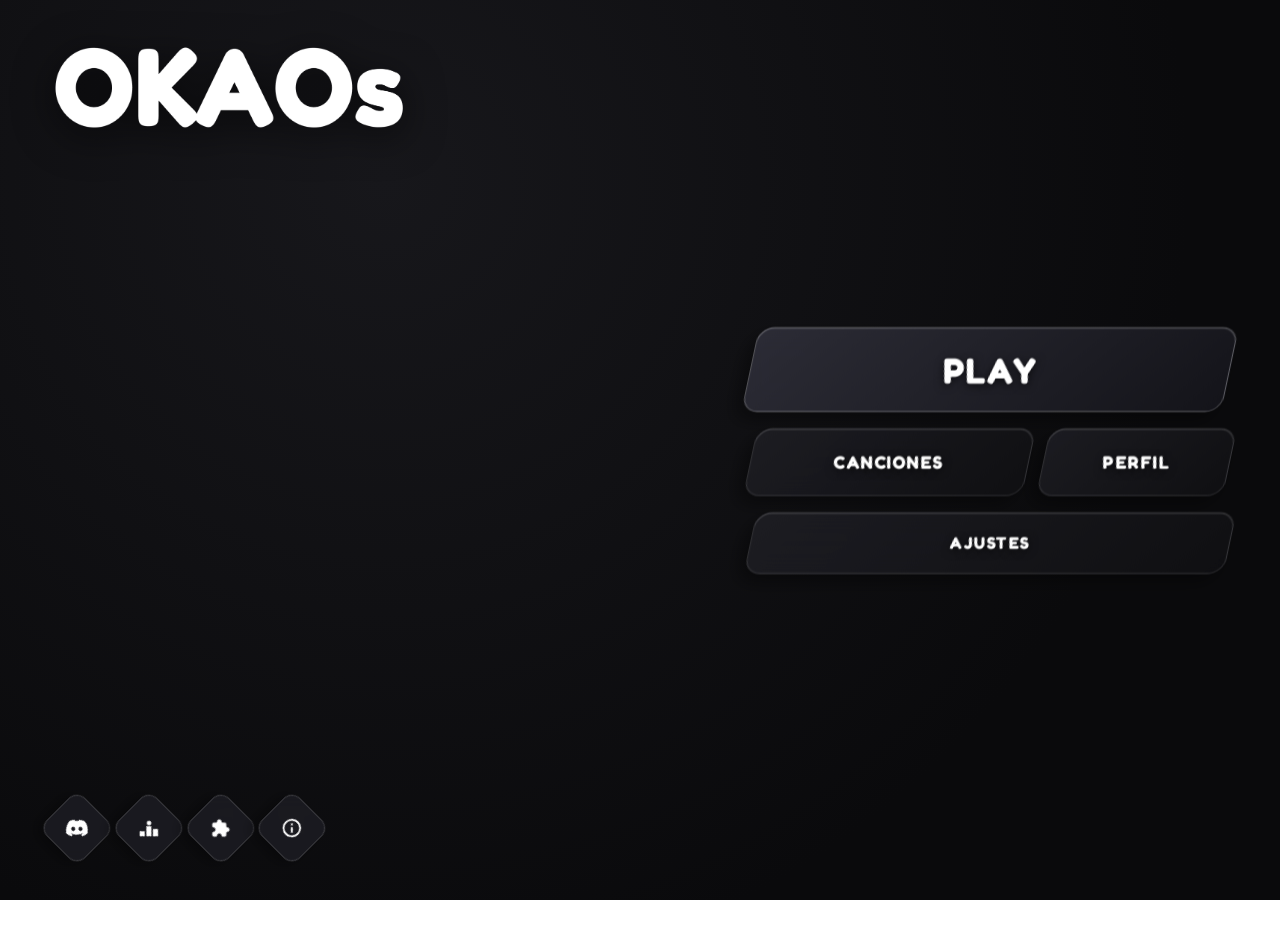
<file: index.html>
<!DOCTYPE html>
<html lang="es">
<head>
    <meta charset="UTF-8">
    <meta name="viewport" content="width=device-width, initial-scale=1.0">
    <title>OKAOs</title>
    <link href="https://fonts.googleapis.com/css2?family=Fredoka:wght@400;500;700&display=swap" rel="stylesheet">
    <link class="mcpixel-logo-ref" rel="icon" type="image/jpg" href="img/logo.jpg">
    <link rel="stylesheet" href="css/index.css">
</head>
<body oncontextmenu="return false;">

    <div class="bg-shade"></div>

    <main class="layout">
        <section class="left-section">
            <div class="logo-container">
                <img src="img/logo.png" alt="Logo OKAOs">
            </div>
            <div class="rhombus-menu">
                <a href="https://discord.gg/VKChP6qKTc" target="_blank" class="rhombus-btn rhythmic-btn" title="Discord">
                    <svg viewBox="0 0 127.14 96.36">
                        <path d="M107.7,8.07A105.15,105.15,0,0,0,77.26,0a77.19,77.19,0,0,0-3.3,6.83A96.67,96.67,0,0,0,53.22,6.83,77.19,77.19,0,0,0,49.88,0,105.15,105.15,0,0,0,19.44,8.07C3.66,31.58-1.86,54.65,1,77.53A105.73,105.73,0,0,0,32,96.36a77.7,77.7,0,0,0,6.63-10.85,68.43,68.43,0,0,1-10.4-5c.9-.66,1.76-1.37,2.59-2.11a75.11,75.11,0,0,0,65.68,0c.84.74,1.69,1.45,2.59,2.11a68.17,68.17,0,0,1-10.4,5,76.5,76.5,0,0,0,6.63,10.85,105.73,105.73,0,0,0,31.05-18.83C129.9,50.12,123.63,27.35,107.7,8.07ZM42.45,65.69C36.18,65.69,31,60,31,53S36.18,40.36,42.45,40.36,53.83,46,53.83,53,48.72,65.69,42.45,65.69Zm42.24,0C78.41,65.69,73.24,60,73.24,53S78.41,40.36,84.69,40.36,96.07,46,96.07,53,91,65.69,84.69,65.69Z"/>
                    </svg>
                </a>
                <div class="rhombus-btn rhythmic-btn" id="statsBtn">
                    <svg viewBox="0 0 24 24">
                        <path d="M7.5 21H2V15.5H7.5V21ZM14.75 21H9.25V10H14.75V21ZM22 21H16.5V13H22V21ZM14.75 6.5C14.75 7.88 13.63 9 12.25 9C10.87 9 9.75 7.88 9.75 6.5C9.75 5.12 10.87 4 12.25 4C13.63 4 14.75 5.12 14.75 6.5Z"/>
                    </svg>
                </div>
                <div class="rhombus-btn rhythmic-btn" id="modsBtn">
                    <img src="img/icons/ic1.png" alt="Icon">
                </div>
                <div class="rhombus-btn rhythmic-btn" id="versionBtn">
                    <svg viewBox="0 0 24 24">
                        <path d="M11,9H13V7H11M12,20C7.59,20 4,16.41 4,12C4,7.59 7.59,4 12,4C16.41,4 20,7.59 20,12C20,16.41 16.41,20 12,20M12,2A10,10 0 0,0 2,12A10,10 0 0,0 12,22A10,10 0 0,0 22,12A10,10 0 0,0 12,2M11,17H13V11H11V17Z" />
                    </svg>
                </div>
                <div class="rhombus-btn rhythmic-btn" id="controlsBtn">
                    <svg viewBox="0 0 24 24">
                        <path d="M21,6H3A2,2 0 0,0 1,8V16A2,2 0 0,0 3,18H21A2,2 0 0,0 23,16V8A2,2 0 0,0 21,6M6,15H5V13H3V11H5V9H6V11H8V13H6V15M15.5,14A1.5,1.5 0 1,1 17,12.5A1.5,1.5 0 0,1 15.5,14M19.5,11A1.5,1.5 0 1,1 21,9.5A1.5,1.5 0 0,1 19.5,11Z" />
                    </svg>
                </div>
            </div>
        </section>

        <section class="right-section">
            <div class="menu-container">
                <a href="sc/play.html" class="btn btn-play" id="btnPlay">
                    <span>PLAY</span>
                </a>
                
                <div class="menu-row">
                    <a href="sc/music.html" class="btn btn-canciones" id="btnCanciones">
                        <span>CANCIONES</span>
                    </a>
                    <a href="sc/profile.html" class="btn btn-perfil" id="btnPerfil">
                        <span>PERFIL</span>
                    </a>
                </div>
                
                <a href="sc/settings.html" class="btn btn-ajustes" id="btnAjustes">
                    <span>AJUSTES</span>
                </a>
            </div>
        </section>
    </main>

    <div class="modal-overlay" id="controlsModal">
        <div class="modal-card">
            <div class="modal-close" id="closeModal">✕</div>
            <h2 class="modal-title">Controles</h2>
            <div class="modal-desc">
                Presiona las teclas correspondientes en tu teclado para probar que funcionen correctamente. Verás un destello verde alrededor del cuadro de la tecla activa.<br><br>
                Si quieres cambiar las teclas puedes ir a <b><a href="sc/settings.html">Settings</a></b>
            </div>
            <div class="keys-container">
                <div class="key-box" data-key="d">D</div>
                <div class="key-box" data-key="f">F</div>
                <div class="key-box" data-key="j">J</div>
                <div class="key-box" data-key="k">K</div>
            </div>
            <div class="gif-container">
                <img src="img/icons/ic2.gif" alt="Decoration">
            </div>
        </div>
    </div>

    <div class="modal-overlay" id="versionModal">
        <div class="modal-card modal-card-large">
            
            <div class="version-banner">
                <img src="img/forgegames.png" alt="Forge Games">
            </div>

            <div class="info-group">
                <h3>Desarrolladores</h3>
                <div class="devs-row">
                    <img src="img/c/dinzadv.png" alt="DinzaDV" class="dev-avatar">
                    <span class="dot-separator">•</span>
                    <img src="img/c/foxy_tp.png" alt="Foxy" class="dev-avatar">
                </div>
            </div>

            <div class="info-group">
                <h3>Diseñadores</h3>
                <p class="simple-text">No definido</p>
            </div>

            <div class="info-group">
                <h3>Sonidos</h3>
                <ul class="links-list">
                    <li><a href="https://create.roblox.com/store/asset/7107162229/Button-pressed" target="_blank">Button Pressed (Roblox)</a></li>
                    <li><a href="https://pixabay.com/es/sound-effects/musical-tr707-crash-cymbal-241376/" target="_blank">TR707 Crash Cymbal (Pixabay)</a></li>
                </ul>
            </div>

            <div class="info-group">
                <h3>Música</h3>
                <ul class="links-list">
                    <li><a href="https://rustedstudio.itch.io/free-music-lofi-tracks" target="_blank">Free Music Lofi Tracks (Rusted Studio)</a></li>
                </ul>
            </div>

            <div class="legal-section">
                <div class="game-data">
                    <p><strong>Versión:</strong> 1.0</p>
                    <p><strong>Motor:</strong> HTML5 / Canvas / Web Engine</p>
                    <p><strong>Plataforma:</strong> Multiplataforma (PC & Mobile)</p>
                </div>

                <div class="legal-links">
                    <a href="#">Términos y Condiciones <span class="arrow">→</span></a>
                    <a href="#">Políticas de Privacidad <span class="arrow">→</span></a>
                    <a href="#">Política de Cookies <span class="arrow">→</span></a>
                    <a href="#">Avisos Legales <span class="arrow">→</span></a>
                </div>
            </div>

            <button class="btn-ok" id="closeVersionBtn">Ok</button>
        </div>
    </div>

    <div class="toast-notification" id="modsToast">
        <div class="toast-content">
            <svg class="bell-icon" viewBox="0 0 24 24">
                <path d="M12,2A2,2 0 0,0 10,4A2,2 0 0,0 10,4.29C7.12,5.14 5,7.82 5,11V17L3,19V20H21V19L19,17V11C19,7.82 16.88,5.14 14,4.29A2,2 0 0,0 14,4A2,2 0 0,0 12,22A2,2 0 0,0 14,20H10A2,2 0 0,0 12,22Z"/>
            </svg>
            <span class="toast-text">Los Mods No están disponibles</span>
        </div>
    </div>

    <script src="js/index.js" defer></script>

</body>
</html>
</file>
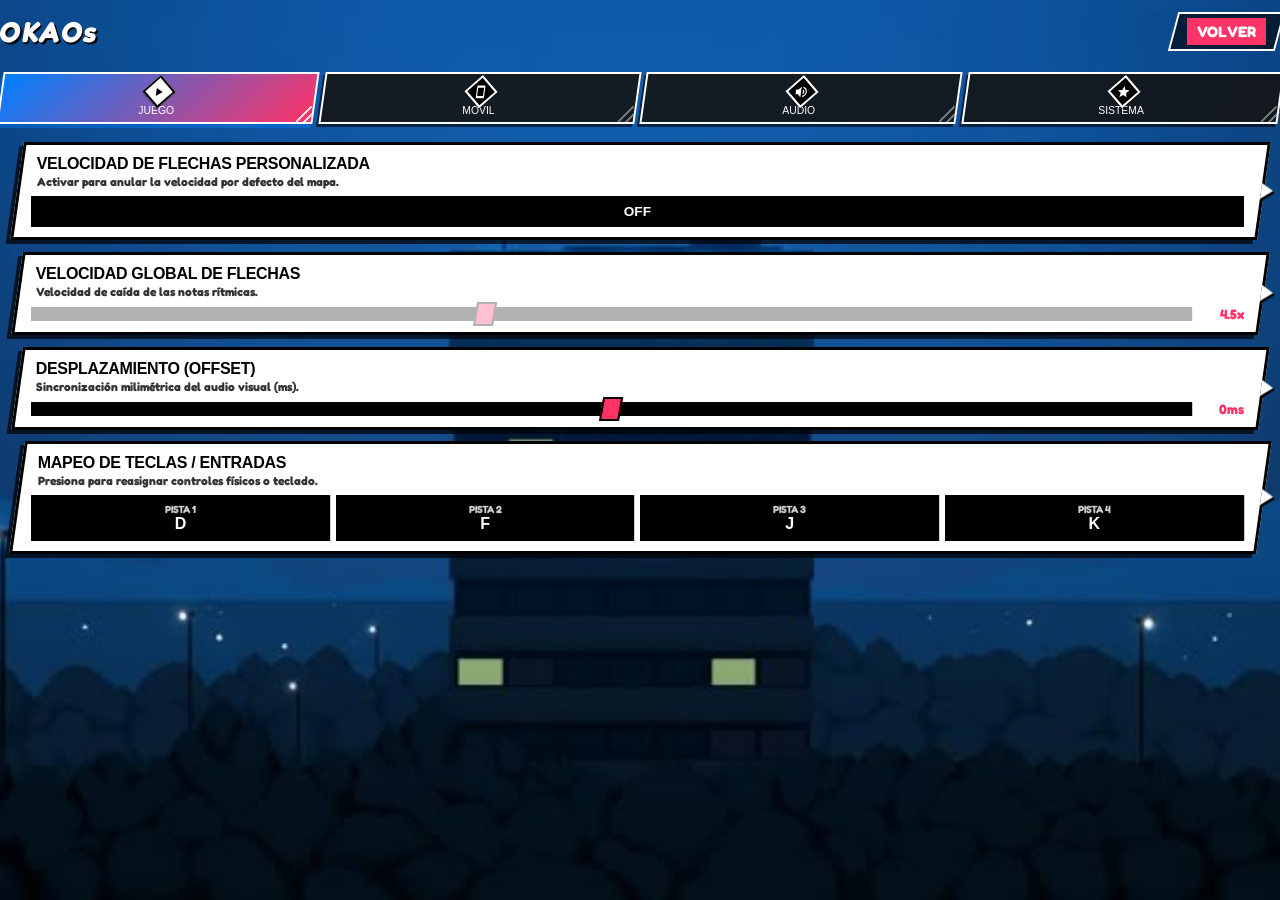
<file: sc/settings.html>
<!DOCTYPE html>
<html lang="es">
<head>
    <meta charset="UTF-8">
    <meta name="viewport" content="width=device-width, initial-scale=1.0, maximum-scale=1.0, user-scalable=no, viewport-fit=cover">
    <title>OKAOs - Ajustes Móviles</title>
    <link href="https://fonts.googleapis.com/css2?family=Fredoka:wght@400;700&display=swap" rel="stylesheet">
    <link class="mcpixel-logo-ref" rel="icon" type="image/jpg" href="../img/logo.jpg">
    <link rel="stylesheet" href="../css/settings.css">
</head>
<body oncontextmenu="return false;">

    <div class="header-nav">
        <div class="brand-title">OKAOs</div>
        <div class="difficulty-menu">
            <a href="/" class="diff-btn diff-btn-home">Volver</a>
        </div>
    </div>

    <div class="main-layout">
        <div class="settings-sidebar">
            <div class="menu-option active" data-target="gameplay">
                <div class="fused-button">
                    <div class="fused-diamond">
                        <svg viewBox="0 0 24 24">
                            <path d="M8,5.14V19.14L19,12.14L8,5.14Z"/>
                        </svg>
                    </div>
                    <span class="fused-text">Juego</span>
                </div>
            </div>

            <div class="menu-option" data-target="mobile">
                <div class="fused-button">
                    <div class="fused-diamond">
                        <svg viewBox="0 0 24 24">
                            <path d="M17,1.01L7,1C5.9,1 5,1.9 5,3V21C5,22.1 5.9,23 7,23H17C18.1,23 19,22.1 19,21V3C19,1.9 18.1,1.01 17,1.01M17,19H7V5H17V19Z"/>
                        </svg>
                    </div>
                    <span class="fused-text">Móvil</span>
                </div>
            </div>

            <div class="menu-option" data-target="audio">
                <div class="fused-button">
                    <div class="fused-diamond">
                        <svg viewBox="0 0 24 24">
                            <path d="M14,3.23V5.29C16.89,6.15 19,8.83 19,12C19,15.17 16.89,17.85 14,18.71V20.77C18.03,19.86 21,16.28 21,12C21,7.72 18.03,4.14 14,3.23M16.5,12C16.5,10.23 15.5,8.71 14,7.97V16C15.5,15.29 16.5,13.77 16.5,12M11,21L6,16H2V8H6L11,3V21Z"/>
                        </svg>
                    </div>
                    <span class="fused-text">Audio</span>
                </div>
            </div>

            <div class="menu-option" data-target="system">
                <div class="fused-button">
                    <div class="fused-diamond">
                        <svg viewBox="0 0 24 24">
                            <path d="M12,17.27L18.18,21L16.54,14L22,9.24L14.81,8.62L12,2L9.19,8.62L2,9.24L7.45,14L5.82,21L12,17.27Z"/>
                        </svg>
                    </div>
                    <span class="fused-text">Sistema</span>
                </div>
            </div>
        </div>

        <div class="settings-content">
            <div id="gameplay" class="panel-section active">
                <div class="p5-row">
                    <div class="p5-row-content">
                        <span class="p5-label">Velocidad de Flechas Personalizada</span>
                        <span class="p5-desc">Activar para anular la velocidad por defecto del mapa.</span>
                    </div>
                    <div class="p5-row-controls">
                        <button class="toggle-btn" id="btnCustomSpeed">Off</button>
                    </div>
                </div>

                <div class="p5-row disabled-row" id="rowGlobalSpeed">
                    <div class="p5-row-content">
                        <span class="p5-label">Velocidad Global de Flechas</span>
                        <span class="p5-desc">Velocidad de caída de las notas rítmicas.</span>
                    </div>
                    <div class="p5-row-controls">
                        <input type="range" class="range-slider" id="arrowSpeed" min="1.0" max="10.0" step="0.1" value="4.5" disabled>
                        <span class="p5-val" id="valArrowSpeed">4.5x</span>
                    </div>
                </div>

                <div class="p5-row">
                    <div class="p5-row-content">
                        <span class="p5-label">Desplazamiento (Offset)</span>
                        <span class="p5-desc">Sincronización milimétrica del audio visual (ms).</span>
                    </div>
                    <div class="p5-row-controls">
                        <input type="range" class="range-slider" id="offset" min="-100" max="100" step="5" value="0">
                        <span class="p5-val" id="valOffset">0ms</span>
                    </div>
                </div>

                <div class="p5-row">
                    <div class="p5-row-content">
                        <span class="p5-label">Mapeo de Teclas / Entradas</span>
                        <span class="p5-desc">Presiona para reasignar controles físicos o teclado.</span>
                    </div>
                    <div class="p5-row-controls">
                        <div class="key-bind-grid">
                            <div class="key-box" data-lane="1">
                                <div class="key-num">Pista 1</div>
                                <div class="key-value" id="key1">D</div>
                            </div>
                            <div class="key-box" data-lane="2">
                                <div class="key-num">Pista 2</div>
                                <div class="key-value" id="key2">F</div>
                            </div>
                            <div class="key-box" data-lane="3">
                                <div class="key-num">Pista 3</div>
                                <div class="key-value" id="key3">J</div>
                            </div>
                            <div class="key-box" data-lane="4">
                                <div class="key-num">Pista 4</div>
                                <div class="key-value" id="key4">K</div>
                            </div>
                        </div>
                    </div>
                </div>
            </div>

            <div id="mobile" class="panel-section">
                <div class="p5-row">
                    <div class="p5-row-content">
                        <span class="p5-label">Posición de Flechas / Receptores</span>
                        <span class="p5-desc">Define si las flechas objetivas están arriba o abajo.</span>
                    </div>
                    <div class="p5-row-controls">
                        <button class="toggle-btn" id="btnArrowPos">Arriba</button>
                    </div>
                </div>

                <div class="p5-row">
                    <div class="p5-row-content">
                        <span class="p5-label">Respuesta Háptica (Vibración)</span>
                        <span class="p5-desc">Vibrar el dispositivo al presionar o tocar una nota.</span>
                    </div>
                    <div class="p5-row-controls">
                        <button class="toggle-btn on" id="btnVibration">Activo</button>
                    </div>
                </div>

                <div class="p5-row">
                    <div class="p5-row-content">
                        <span class="p5-label">Tamaño Controles Táctiles</span>
                        <span class="p5-desc">Ajusta el área de toque para móviles.</span>
                    </div>
                    <div class="p5-row-controls">
                        <input type="range" class="range-slider" id="touchSize" min="80" max="140" step="5" value="100">
                        <span class="p5-val" id="valTouchSize">100%</span>
                    </div>
                </div>

                <div class="p5-row">
                    <div class="p5-row-content">
                        <span class="p5-label">Opacidad Botones Táctiles</span>
                        <span class="p5-desc">Transparencia de los botones en pantalla.</span>
                    </div>
                    <div class="p5-row-controls">
                        <input type="range" class="range-slider" id="touchOpacity" min="20" max="100" step="5" value="80">
                        <span class="p5-val" id="valTouchOpacity">80%</span>
                    </div>
                </div>

                <div class="p5-row">
                    <div class="p5-row-content">
                        <span class="p5-label">Oscurecer Carril de Flechas</span>
                        <span class="p5-desc">Aumenta el fondo oscuro donde caen las flechas.</span>
                    </div>
                    <div class="p5-row-controls">
                        <input type="range" class="range-slider" id="laneOpacity" min="0" max="100" step="5" value="0">
                        <span class="p5-val" id="valLaneOpacity">0%</span>
                    </div>
                </div>
            </div>

            <div id="audio" class="panel-section">
                <div class="p5-row">
                    <div class="p5-row-content">
                        <span class="p5-label">Volumen Maestro</span>
                        <span class="p5-desc">Nivel general de audio de la aplicación.</span>
                    </div>
                    <div class="p5-row-controls">
                        <input type="range" class="range-slider" id="masterVol" min="0" max="100" value="80">
                        <span class="p5-val" id="valMasterVol">80%</span>
                    </div>
                </div>

                <div class="p5-row">
                    <div class="p5-row-content">
                        <span class="p5-label">Música (BGM)</span>
                        <span class="p5-desc">Volumen de las pistas musicales de fondo.</span>
                    </div>
                    <div class="p5-row-controls">
                        <input type="range" class="range-slider" id="bgmVol" min="0" max="100" value="70">
                        <span class="p5-val" id="valBgmVol">70%</span>
                    </div>
                </div>

                <div class="p5-row">
                    <div class="p5-row-content">
                        <span class="p5-label">Efectos (SFX)</span>
                        <span class="p5-desc">Sonidos de interfaz y acierto de notas.</span>
                    </div>
                    <div class="p5-row-controls">
                        <input type="range" class="range-slider" id="sfxVol" min="0" max="100" value="90">
                        <span class="p5-val" id="valSfxVol">90%</span>
                    </div>
                </div>

                <div class="p5-row">
                    <div class="p5-row-content">
                        <span class="p5-label">Velocidad de Reproducción de Música</span>
                        <span class="p5-desc">Modifica el pitch / velocidad global de las canciones.</span>
                    </div>
                    <div class="p5-row-controls">
                        <input type="range" class="range-slider" id="musicSpeed" min="0.5" max="2.0" step="0.05" value="1.0">
                        <span class="p5-val" id="valMusicSpeed">1.0x</span>
                    </div>
                </div>
            </div>

            <div id="system" class="panel-section">
                <div class="p5-row">
                    <div class="p5-row-content">
                        <span class="p5-label">Formato de Pantalla</span>
                        <span class="p5-desc">Cambia el diseño de los ajustes a horizontal para móviles en landscape.</span>
                    </div>
                    <div class="p5-row-controls">
                        <button class="toggle-btn" id="btnHorizontal">Vertical</button>
                    </div>
                </div>

                <div class="p5-row">
                    <div class="p5-row-content">
                        <span class="p5-label">Partículas y Destellos</span>
                        <span class="p5-desc">Efectos visuales al lograr combos o notas.</span>
                    </div>
                    <div class="p5-row-controls">
                        <button class="toggle-btn on" id="btnFX">Activo</button>
                    </div>
                </div>

                <div class="p5-row">
                    <div class="p5-row-content">
                        <span class="p5-label">Líneas Guía de Carril</span>
                        <span class="p5-desc">Visualizar la rejilla vertical de ejecución.</span>
                    </div>
                    <div class="p5-row-controls">
                        <button class="toggle-btn on" id="btnLines">Activo</button>
                    </div>
                </div>

                <div class="p5-row">
                    <div class="p5-row-content">
                        <span class="p5-label">Guardado Local</span>
                        <span class="p5-desc">Almacenar récords y configuraciones.</span>
                    </div>
                    <div class="p5-row-controls">
                        <button class="toggle-btn on" id="btnStorage">Activo</button>
                    </div>
                </div>

                <div class="p5-row">
                    <div class="p5-row-content">
                        <span class="p5-label">Restablecer Todo</span>
                        <span class="p5-desc">Eliminar configuraciones y volver a valores por defecto.</span>
                    </div>
                    <div class="p5-row-controls">
                        <button class="btn-action" id="btnClearAll">Borrar Todo</button>
                    </div>
                </div>
            </div>
        </div>
    </div>

    <script src="../js/settings.js" defer></script>
</body>
</html>
</file>
<file: css/index.css>
* {
    margin: 0;
    padding: 0;
    box-sizing: border-box;
    font-family: 'Fredoka', sans-serif;
    user-select: none;
    -webkit-user-drag: none;
}

img {
    pointer-events: none;
}

html, body {
    width: 100vw;
    height: 100vh;
    height: 100dvh;
    overflow: hidden;
    background: radial-gradient(circle at 30% 20%, #17171b 0%, #0a0a0c 70%);
}

body {
    --pad-x: clamp(20px, 4vw, 50px);
    display: flex;
    flex-direction: column;
    justify-content: space-between;
    padding: clamp(16px, 3vh, 32px) var(--pad-x);
    position: relative;
}

.bg-shade {
    position: fixed;
    inset: 0;
    z-index: -1;
    background: radial-gradient(ellipse at 70% 30%, rgba(20, 20, 25, 0.4) 0%, rgba(5, 5, 8, 0.85) 100%);
}

.logo-container {
    display: flex;
    align-items: center;
    justify-content: center;
    width: 100%;
    max-width: clamp(240px, 28vw, 360px);
    margin-bottom: auto;
}

.logo-container img {
    width: 100%;
    height: auto;
    filter: drop-shadow(0px 8px 20px rgba(0,0,0,0.6));
}

.layout {
    display: flex;
    flex: 1;
    min-height: 0;
    width: 100%;
    align-items: center;
    justify-content: space-between;
    gap: clamp(20px, 4vw, 50px);
}

.left-section {
    display: flex;
    flex-direction: column;
    align-items: flex-start;
    justify-content: space-between;
    height: 100%;
    padding-bottom: clamp(10px, 2vh, 20px);
    padding-top: clamp(10px, 2vh, 20px);
}

.right-section {
    display: flex;
    flex-direction: column;
    align-items: flex-end;
    justify-content: center;
    width: clamp(300px, 42vw, 480px);
    flex-shrink: 0;
    margin-bottom: auto;
    margin-top: auto;
}

.menu-container {
    display: flex;
    flex-direction: column;
    gap: 16px;
    width: 100%;
}

.menu-row {
    display: flex;
    gap: 14px;
    width: 100%;
}

.btn {
    display: flex;
    align-items: center;
    justify-content: center;
    text-decoration: none;
    color: #ffffff;
    background: linear-gradient(135deg, rgba(30, 30, 36, 0.85), rgba(15, 15, 18, 0.9));
    backdrop-filter: blur(12px);
    border: 1px solid rgba(255, 255, 255, 0.12);
    border-radius: 16px;
    box-shadow: -6px 8px 20px rgba(0, 0, 0, 0.45), inset 0 1px 1px rgba(255, 255, 255, 0.15);
    transform: skewX(-12deg);
    transition: background 0.2s ease, border-color 0.2s ease, transform 0.2s ease, box-shadow 0.2s ease;
    position: relative;
    overflow: hidden;
    width: 100%;
}

.btn span {
    display: inline-block;
    transform: skewX(12deg);
    font-weight: 700;
    text-transform: uppercase;
    letter-spacing: 1.5px;
    text-shadow: 0 2px 8px rgba(0, 0, 0, 0.6);
}

.btn-play {
    height: clamp(65px, 11vh, 85px);
    font-size: clamp(1.6rem, 2.8vw, 2.4rem);
    background: linear-gradient(135deg, rgba(45, 45, 55, 0.95), rgba(20, 20, 26, 0.95));
    border-color: rgba(255, 255, 255, 0.25);
}

.btn-play span {
    color: #ffffff;
}

.btn-play::after {
    content: '';
    position: absolute;
    top: 0;
    left: -150%;
    width: 80%;
    height: 100%;
    background: linear-gradient(90deg, transparent, rgba(255, 255, 255, 0.15), transparent);
    transform: skewX(-12deg);
    animation: shine 8s infinite ease-in-out;
}

@keyframes shine {
    0% { left: -150%; }
    15% { left: 150%; }
    100% { left: 150%; }
}

.btn-canciones {
    height: clamp(52px, 8vh, 68px);
    font-size: clamp(0.95rem, 1.4vw, 1.25rem);
    flex: 1.2;
}

.btn-perfil {
    height: clamp(52px, 8vh, 68px);
    font-size: clamp(0.95rem, 1.4vw, 1.25rem);
    flex: 0.8;
}

.btn-ajustes {
    height: clamp(48px, 7vh, 62px);
    font-size: clamp(0.9rem, 1.3vw, 1.15rem);
}

.btn:hover {
    background: linear-gradient(135deg, rgba(50, 50, 62, 0.95), rgba(25, 25, 32, 0.95));
    border-color: rgba(255, 255, 255, 0.4);
    transform: skewX(-12deg) translateY(-3px);
    box-shadow: -8px 12px 25px rgba(0, 0, 0, 0.6), inset 0 1px 2px rgba(255, 255, 255, 0.3);
}

.btn-play:hover {
    background: linear-gradient(135deg, rgba(255, 255, 255, 0.95), rgba(210, 210, 220, 0.95));
    border-color: #ffffff;
    transform: skewX(-12deg) translateY(-3px);
    box-shadow: -8px 12px 28px rgba(255, 255, 255, 0.2);
}

.btn-play:hover span {
    color: #121214;
    text-shadow: none;
}

.btn.bounce-active {
    animation: smoothBounce 0.4s ease-out;
}

@keyframes smoothBounce {
    0% { transform: skewX(-12deg) scale(1); }
    50% { transform: skewX(-12deg) scale(1.04); }
    100% { transform: skewX(-12deg) scale(1); }
}

.rhombus-menu {
    display: flex;
    gap: 18px;
    align-items: center;
    justify-content: flex-start;
    margin-top: auto;
}

.rhombus-btn {
    width: clamp(48px, 4.2vw, 56px);
    height: clamp(48px, 4.2vw, 56px);
    cursor: pointer;
    background: rgba(30, 30, 36, 0.75);
    backdrop-filter: blur(10px);
    border: 1px solid rgba(255, 255, 255, 0.15);
    border-radius: 12px;
    transform: rotate(45deg);
    box-shadow: -4px 6px 16px rgba(0, 0, 0, 0.4);
    transition: background 0.2s ease, border-color 0.2s ease, box-shadow 0.2s ease, opacity 0.4s ease, transform 0.4s ease;
    display: flex;
    align-items: center;
    justify-content: center;
    opacity: 0;
    transform: translateY(60px) rotate(45deg);
    text-decoration: none;
}

.rhombus-btn.entrance-active {
    opacity: 1;
    transform: translateY(0) rotate(45deg);
}

.rhombus-btn svg {
    width: 22px;
    height: 22px;
    fill: #ffffff;
    transform: rotate(-45deg);
    transition: fill 0.2s ease, transform 0.2s ease;
}

.rhombus-btn img {
    width: 26px;
    height: 26px;
    transform: rotate(-45deg);
    transition: transform 0.2s ease;
}

.rhombus-btn:hover {
    background: rgba(50, 50, 62, 0.9);
    border-color: rgba(255, 255, 255, 0.4);
    box-shadow: -6px 8px 20px rgba(0, 0, 0, 0.5);
    transform: translateY(-3px) rotate(45deg);
}

.rhombus-btn:hover svg {
    fill: #ffffff;
}

.rhombus-btn.entrance-active:active {
    transform: translateY(0) rotate(45deg) scale(0.95);
    box-shadow: 0 4px 10px rgba(0, 0, 0, 0.5);
}

.modal-overlay {
    position: fixed;
    inset: 0;
    background: rgba(0, 0, 0, 0.82);
    backdrop-filter: blur(6px);
    display: flex;
    align-items: center;
    justify-content: center;
    z-index: 1000;
    opacity: 0;
    pointer-events: none;
    transition: opacity 0.25s ease;
    padding: 20px;
}

.modal-overlay.active {
    opacity: 1;
    pointer-events: auto;
}

.modal-card {
    background: #141416;
    border: 1px solid rgba(255, 255, 255, 0.14);
    border-radius: 24px;
    width: 100%;
    max-width: 540px;
    padding: 30px 24px;
    position: relative;
    box-shadow: 0 25px 50px rgba(0, 0, 0, 0.6);
    color: #ffffff;
    text-align: center;
}

.modal-close {
    position: absolute;
    top: 15px;
    right: 15px;
    width: 36px;
    height: 36px;
    background: rgba(255, 255, 255, 0.08);
    border: 1px solid rgba(255, 255, 255, 0.18);
    border-radius: 50%;
    display: flex;
    align-items: center;
    justify-content: center;
    font-size: 1rem;
    font-weight: 700;
    cursor: pointer;
    color: #ffffff;
    transition: background 0.15s ease, border-color 0.15s ease;
    z-index: 10;
}

.modal-close:hover {
    background: #ff3366;
    border-color: #ff3366;
}

.modal-title {
    font-size: 1.6rem;
    font-weight: 700;
    margin-bottom: 14px;
    letter-spacing: 0.5px;
    text-transform: uppercase;
    color: #ffffff;
}

.modal-desc {
    font-size: 0.92rem;
    line-height: 1.5;
    color: rgba(255, 255, 255, 0.8);
    margin-bottom: 22px;
}

.modal-desc b {
    color: #ffffff;
    font-weight: 700;
}

.modal-desc b a {
    color: #ffffff;
    text-decoration: underline;
}

.keys-container {
    display: flex;
    justify-content: center;
    gap: 12px;
    margin-top: 10px;
}

.key-box {
    width: 52px;
    height: 52px;
    border: 1px solid rgba(255, 255, 255, 0.2);
    background: rgba(255, 255, 255, 0.05);
    display: flex;
    align-items: center;
    justify-content: center;
    font-size: 1.25rem;
    font-weight: 700;
    border-radius: 12px;
    box-shadow: 0 4px 12px rgba(0, 0, 0, 0.3);
    transition: background 0.08s ease, border-color 0.08s ease, box-shadow 0.08s ease, transform 0.08s ease;
}

.key-box.active-key {
    border-color: #00ff66;
    box-shadow: 0 0 18px rgba(0, 255, 102, 0.6);
    background: rgba(0, 255, 102, 0.18);
    transform: translateY(2px);
}

.gif-container {
    position: absolute;
    bottom: 15px;
    left: 20px;
    width: 42px;
    height: 42px;
    display: flex;
    align-items: center;
    justify-content: center;
}

.gif-container img {
    width: 100%;
    height: 100%;
    object-fit: contain;
    animation: patrol 4s infinite linear;
}

@keyframes patrol {
    0% { transform: translateX(0) scaleX(1); }
    45% { transform: translateX(25px) scaleX(1); }
    50% { transform: translateX(25px) scaleX(-1); }
    95% { transform: translateX(0) scaleX(-1); }
    100% { transform: translateX(0) scaleX(1); }
}

.modal-card-large {
    width: min(680px, 100%);
    max-height: 85vh;
    max-height: 85dvh;
    overflow-y: auto;
    text-align: left;
    padding: 30px 24px;
    scrollbar-width: none;
}

.modal-card-large::-webkit-scrollbar {
    display: none;
}

.version-banner {
    width: 100%;
    display: flex;
    justify-content: center;
    align-items: center;
    margin-bottom: 24px;
}

.version-banner img {
    max-width: 100%;
    aspect-ratio: 1608 / 708;
    object-fit: contain;
    height: auto;
    max-height: 180px;
}

.info-group {
    margin-bottom: 20px;
    background: rgba(255, 255, 255, 0.03);
    border: 1px solid rgba(255, 255, 255, 0.08);
    border-radius: 12px;
    padding: 16px;
}

.info-group h3 {
    font-size: 1.05rem;
    color: #ffffff;
    margin-bottom: 10px;
    text-transform: uppercase;
    letter-spacing: 0.5px;
}

.devs-row {
    display: flex;
    align-items: center;
    justify-content: flex-start;
    gap: 16px;
    flex-wrap: wrap;
}

.dev-avatar {
    height: clamp(32px, 5vw, 48px);
    width: auto;
    object-fit: contain;
    border: none;
    border-radius: 0;
    box-shadow: none;
    filter: drop-shadow(0px 4px 8px rgba(0, 0, 0, 0.4));
}

.dev-avatar[src*="dinzadv.png"] {
    aspect-ratio: 1046 / 333;
}

.dev-avatar[src*="foxy_tp.png"] {
    aspect-ratio: 1033 / 401;
}

.dot-separator {
    color: rgba(255, 255, 255, 0.5);
    font-size: 1.4rem;
    font-weight: bold;
}

.simple-text {
    font-size: 0.95rem;
    color: rgba(255, 255, 255, 0.7);
}

.links-list {
    list-style: none;
    display: flex;
    flex-direction: column;
    gap: 8px;
}

.links-list a {
    color: #3b82f6;
    text-decoration: none;
    font-size: 0.95rem;
    transition: color 0.2s ease, text-decoration 0.2s ease;
    word-break: break-all;
}

.links-list a:hover {
    color: #60a5fa;
    text-decoration: underline;
}

.legal-section {
    display: flex;
    justify-content: space-between;
    gap: 20px;
    margin-top: 24px;
    background: rgba(0, 0, 0, 0.2);
    border: 1px solid rgba(255, 255, 255, 0.06);
    border-radius: 12px;
    padding: 16px;
}

.game-data {
    display: flex;
    flex-direction: column;
    gap: 6px;
    font-size: 0.88rem;
    color: rgba(255, 255, 255, 0.75);
}

.game-data strong {
    color: #ffffff;
}

.legal-links {
    display: flex;
    flex-direction: column;
    gap: 8px;
    align-items: flex-end;
}

.legal-links a {
    color: rgba(255, 255, 255, 0.85);
    text-decoration: none;
    font-size: 0.88rem;
    display: flex;
    align-items: center;
    gap: 6px;
    transition: color 0.2s ease;
}

.legal-links a:hover {
    color: #3b82f6;
}

.legal-links .arrow {
    color: #3b82f6;
    font-weight: bold;
}

.btn-ok {
    display: block;
    width: 130px;
    height: 44px;
    margin: 22px auto 0 auto;
    background: #ffffff;
    color: #141416;
    border: none;
    border-radius: 100px;
    font-size: 1.05rem;
    font-weight: 700;
    text-transform: uppercase;
    cursor: pointer;
    box-shadow: 0 8px 20px rgba(255, 255, 255, 0.15);
    transition: transform 0.15s ease, box-shadow 0.15s ease;
}

.btn-ok:hover {
    transform: translateY(-2px);
    box-shadow: 0 12px 24px rgba(255, 255, 255, 0.25);
}

.btn-ok:active {
    transform: translateY(0);
}

.toast-notification {
    position: fixed;
    top: -100px;
    left: 50%;
    transform: translateX(-50%);
    background: rgba(20, 20, 22, 0.92);
    backdrop-filter: blur(10px);
    border: 1px solid rgba(255, 255, 255, 0.15);
    border-radius: 100px;
    color: #ffffff;
    padding: 12px 24px;
    display: flex;
    align-items: center;
    gap: 12px;
    box-shadow: 0 12px 30px rgba(0, 0, 0, 0.5);
    z-index: 2000;
    transition: top 0.4s cubic-bezier(0.175, 0.885, 0.32, 1.275), opacity 0.2s ease;
    opacity: 0;
    pointer-events: none;
    width: 90%;
    max-width: 360px;
    justify-content: center;
}

.toast-notification.active {
    top: 24px;
    opacity: 1;
}

.toast-content {
    display: flex;
    align-items: center;
    gap: 10px;
}

.toast-text {
    font-weight: 700;
    font-size: 0.9rem;
    text-transform: uppercase;
    letter-spacing: 0.5px;
}

.bell-icon {
    width: 20px;
    height: 20px;
    fill: #ffffff;
    animation: ringBell 0.5s ease-in-out infinite alternate;
    flex-shrink: 0;
}

@keyframes ringBell {
    0% { transform: rotate(-15deg); }
    100% { transform: rotate(15deg); }
}

@media (max-width: 768px) {
    body {
        padding: 16px;
    }
    
    .layout {
        flex-direction: column;
        justify-content: flex-end;
        align-items: center;
        gap: 20px;
    }

    .left-section {
        width: 100%;
        justify-content: center;
        align-items: center;
        padding-bottom: 0;
        order: 2;
    }

    .right-section {
        width: 100%;
        max-width: 380px;
        order: 1;
        margin-top: 0;
    }

    .logo-container {
        max-width: 180px;
        justify-content: center;
        margin-bottom: 16px;
    }

    .rhombus-menu {
        justify-content: center;
        gap: 12px;
    }

    .btn {
        transform: skewX(-8deg);
    }

    .btn span {
        transform: skewX(8deg);
    }

    .btn:hover, .btn-play:hover {
        transform: skewX(-8deg) translateY(-2px);
    }

    .legal-section {
        flex-direction: column;
        gap: 16px;
    }

    .legal-links {
        align-items: flex-start;
    }

    @keyframes smoothBounce {
        0% { transform: skewX(-8deg) scale(1); }
        50% { transform: skewX(-8deg) scale(1.04); }
        100% { transform: skewX(-8deg) scale(1); }
    }
}
</file>
<file: css/settings.css>
* {
            margin: 0;
            padding: 0;
            box-sizing: border-box;
            font-family: 'Arial Black', 'Impact', sans-serif;
            user-select: none;
            -webkit-user-drag: none;
            -webkit-tap-highlight-color: transparent;
        }
        img {
            pointer-events: none;
        }
        body {
            background: url('../img/fn/f6.jpg') no-repeat center center/cover;
            width: 100vw;
            height: 100vh;
            height: 100dvh;
            overflow: hidden;
            display: flex;
            flex-direction: column;
            padding: env(safe-area-inset-top, 12px) env(safe-area-inset-right, 12px) env(safe-area-inset-bottom, 12px) env(safe-area-inset-left, 12px);
        }
        .header-nav {
            display: flex;
            justify-content: space-between;
            align-items: center;
            width: 100%;
            height: 7vh;
            min-height: 48px;
            animation: slideDown 0.6s cubic-bezier(0.25, 1, 0.5, 1) both;
            flex-shrink: 0;
        }
        @keyframes slideDown {
            from {
                opacity: 0;
                transform: translateY(-20px);
            }
            to {
                opacity: 1;
                transform: translateY(0);
            }
        }
        .brand-title {
            font-family: 'Fredoka', sans-serif;
            font-weight: 700;
            color: #ffffff;
            font-size: 1.8rem;
            letter-spacing: 1.5px;
            text-shadow: 2px 2px 0px #000000;
            transform: skewX(-10deg);
        }
        .difficulty-menu {
            display: flex;
            background: rgba(0, 0, 0, 0.6);
            padding: 4px 12px;
            transform: skewX(-15deg);
            border: 2px solid #ffffff;
            opacity: 0;
            animation: slideDownVolver 0.6s cubic-bezier(0.25, 1, 0.5, 1) 0.1s both;
        }
        @keyframes slideDownVolver {
            from {
                opacity: 0;
                transform: translateY(-30px) skewX(-15deg);
            }
            to {
                opacity: 1;
                transform: translateY(0) skewX(-15deg);
            }
        }
        .diff-btn {
            font-family: 'Fredoka', sans-serif;
            font-weight: 700;
            color: #ffffff;
            text-decoration: none;
            padding: 4px 10px;
            font-size: 0.95rem;
            text-transform: uppercase;
            transform: skewX(15deg);
            transition: color 0.1s, background 0.1s;
            cursor: pointer;
        }
        .diff-btn-home {
            background: #ff3366;
        }
        .diff-btn-home:active {
            background: #ffffff;
            color: #ff3366;
        }
        .main-layout {
            display: flex;
            flex-direction: column;
            width: 100%;
            height: calc(93vh - env(safe-area-inset-top, 0px) - env(safe-area-inset-bottom, 0px));
            margin-top: 1vh;
            gap: 12px;
            overflow: hidden;
        }
        .settings-sidebar {
            width: 100%;
            display: grid;
            grid-template-columns: repeat(4, 1fr);
            gap: 6px;
            flex-shrink: 0;
        }
        .menu-option {
            display: flex;
            align-items: center;
            cursor: pointer;
            transition: transform 0.2s cubic-bezier(0.25, 1, 0.5, 1);
            position: relative;
            opacity: 0;
            animation: topBounceEntrance 0.5s cubic-bezier(0.175, 0.885, 0.32, 1.275) forwards;
        }
        .menu-option:nth-child(1) { animation-delay: 0.05s; }
        .menu-option:nth-child(2) { animation-delay: 0.1s; }
        .menu-option:nth-child(3) { animation-delay: 0.15s; }
        .menu-option:nth-child(4) { animation-delay: 0.2s; }

        @keyframes topBounceEntrance {
            0% {
                opacity: 0;
                transform: translateY(-20px) scale(0.9);
            }
            70% {
                transform: translateY(4px) scale(1.02);
            }
            100% {
                opacity: 1;
                transform: translateY(0) scale(1);
            }
        }

        .menu-option.active {
            transform: scale(1.03);
        }

        .fused-button {
            display: flex;
            flex-direction: column;
            align-items: center;
            justify-content: center;
            background: rgba(20, 20, 20, 0.9);
            border: 2px solid #ffffff;
            padding: 6px 2px;
            color: #ffffff;
            transform: skewX(-8deg);
            width: 100%;
            box-shadow: -2px 3px 0px rgba(0,0,0,0.6);
            transition: background 0.2s, border-color 0.2s, color 0.2s;
            position: relative;
            height: 52px;
        }
        
        .fused-button::after {
            content: '';
            position: absolute;
            right: 0;
            bottom: 0;
            width: 16px;
            height: 16px;
            background: linear-gradient(135deg, 
                transparent 45%, 
                #ffffff 45%, #ffffff 55%, 
                transparent 55%, transparent 70%, 
                #ffffff 70%, #ffffff 80%, 
                transparent 80%
            );
            transform: skewX(8deg);
            opacity: 0.4;
            transition: opacity 0.2s;
            pointer-events: none;
        }

        .fused-diamond {
            width: 24px;
            height: 24px;
            background: #000000;
            transform: rotate(45deg);
            display: flex;
            align-items: center;
            justify-content: center;
            border: 2px solid #ffffff;
            box-shadow: 1px 1px 0px rgba(0,0,0,0.3);
            transition: background 0.2s, border-color 0.2s;
            z-index: 2;
            margin-bottom: 2px;
        }
        .fused-diamond svg {
            transform: rotate(-45deg);
            width: 14px;
            height: 14px;
            fill: #ffffff;
            transition: fill 0.2s;
        }
        .fused-text {
            font-size: 0.65rem;
            text-transform: uppercase;
            letter-spacing: 0px;
            transform: skewX(8deg);
            display: block;
            z-index: 1;
            white-space: nowrap;
            text-overflow: ellipsis;
            overflow: hidden;
            max-width: 100%;
            text-align: center;
        }
        
        .menu-option.active .fused-button {
            background: linear-gradient(135deg, #0080ff 0%, #ff3366 100%);
            border-color: #ffffff;
            color: #ffffff;
            box-shadow: -2px 4px 0px rgba(0, 128, 255, 0.4);
        }
        .menu-option.active .fused-button::after {
            opacity: 0.8;
        }
        .menu-option.active .fused-diamond {
            background: #ffffff;
            border-color: #000000;
        }
        .menu-option.active .fused-diamond svg {
            fill: #000000;
        }
        
        .settings-content {
            width: 100%;
            flex-grow: 1;
            display: flex;
            flex-direction: column;
            position: relative;
            overflow: hidden;
        }
        .panel-section {
            width: 100%;
            display: none;
            flex-direction: column;
            gap: 12px;
            height: 100%;
            overflow-y: auto;
            padding: 6px 4px 20px 4px;
            scrollbar-width: none;
            -ms-overflow-style: none;
            -webkit-overflow-scrolling: touch;
        }
        .panel-section::-webkit-scrollbar {
            display: none;
        }
        .panel-section.active {
            display: flex;
        }
        .p5-row {
            background: #ffffff;
            color: #000000;
            padding: 10px 14px;
            position: relative;
            transform: skewX(-8deg);
            border: 3px solid #000000;
            box-shadow: -4px 4px 0px rgba(0,0,0,0.7);
            display: flex;
            flex-direction: column;
            align-items: stretch;
            justify-content: center;
            min-height: 68px;
            width: 98%;
            margin: 0 auto;
            transition: transform 0.2s cubic-bezier(0.175, 0.885, 0.32, 1.275);
            opacity: 0;
            animation: p5Entrance 0.4s cubic-bezier(0.25, 1, 0.5, 1) forwards;
            flex-shrink: 0;
        }
        .p5-row:nth-child(1) { animation-delay: 0.03s; }
        .p5-row:nth-child(2) { animation-delay: 0.06s; }
        .p5-row:nth-child(3) { animation-delay: 0.09s; }
        .p5-row:nth-child(4) { animation-delay: 0.12s; }
        .p5-row:nth-child(5) { animation-delay: 0.15s; }
        .p5-row:nth-child(6) { animation-delay: 0.18s; }

        @keyframes p5Entrance {
            to {
                opacity: 1;
            }
        }
        .p5-row::after {
            content: '';
            position: absolute;
            right: -12px;
            top: 50%;
            margin-top: -8px;
            width: 0;
            height: 0;
            border-style: solid;
            border-width: 8px 0 8px 12px;
            border-color: transparent transparent transparent #ffffff;
            filter: drop-shadow(2px 2px 0px #000000);
            z-index: 3;
        }
        .p5-row-content {
            transform: skewX(8deg);
            display: flex;
            flex-direction: column;
            width: 100%;
            margin-bottom: 8px;
        }
        .p5-row-controls {
            transform: skewX(8deg);
            display: flex;
            align-items: center;
            justify-content: space-between;
            width: 100%;
            gap: 10px;
        }
        .p5-label {
            font-size: 1rem;
            text-transform: uppercase;
            font-weight: 900;
            color: #000000;
            letter-spacing: -0.3px;
            line-height: 1.1;
        }
        .p5-desc {
            font-family: 'Fredoka', sans-serif;
            font-size: 0.75rem;
            color: #333333;
            font-weight: 700;
            margin-top: 2px;
            line-height: 1.1;
        }
        .p5-val {
            font-family: 'Fredoka', sans-serif;
            font-weight: 700;
            font-size: 0.85rem;
            color: #ff3366;
            min-width: 42px;
            text-align: right;
        }
        .key-bind-grid {
            display: grid;
            grid-template-columns: repeat(4, 1fr);
            gap: 6px;
            width: 100%;
        }
        .key-box {
            background: #000000;
            border: 2px solid #000000;
            padding: 6px 2px;
            text-align: center;
            cursor: pointer;
            color: #ffffff;
            transition: background 0.1s;
        }
        .key-box:active, .key-box.waiting {
            background: #ff3366;
            color: #ffffff;
        }
        .key-box.waiting .key-value {
            animation: pulse 0.8s infinite;
        }
        @keyframes pulse {
            0% { opacity: 0.3; }
            50% { opacity: 1; }
            100% { opacity: 0.3; }
        }
        .key-num {
            font-family: 'Fredoka', sans-serif;
            font-weight: 700;
            font-size: 0.65rem;
            color: #cccccc;
            text-transform: uppercase;
        }
        .key-value {
            font-size: 1rem;
            font-weight: 900;
        }
        .range-slider {
            -webkit-appearance: none;
            width: 100%;
            height: 14px;
            background: #000000;
            outline: none;
            border: 2px solid #000000;
            flex-grow: 1;
        }
        .range-slider::-webkit-slider-thumb {
            -webkit-appearance: none;
            appearance: none;
            width: 20px;
            height: 24px;
            background: #ff3366;
            cursor: pointer;
            border: 2px solid #000000;
            transform: skewX(-10deg);
        }
        .range-slider:disabled {
            opacity: 0.3;
        }
        .toggle-btn {
            background: #000000;
            border: 2px solid #000000;
            color: #ffffff;
            padding: 6px 14px;
            font-size: 0.85rem;
            cursor: pointer;
            text-transform: uppercase;
            font-weight: 900;
            width: 100%;
            text-align: center;
        }
        .toggle-btn.on {
            background: #ff3366;
            color: #ffffff;
        }
        .btn-action {
            background: #000000;
            border: 2px solid #000000;
            color: #ffffff;
            padding: 6px 14px;
            font-size: 0.85rem;
            cursor: pointer;
            text-transform: uppercase;
            font-weight: 900;
            width: 100%;
            text-align: center;
        }
        .btn-action:active {
            background: #ff3366;
            color: #ffffff;
        }
        .disabled-row {
            opacity: 0.5;
            pointer-events: none;
        }
        body.horizontal-mode .main-layout {
            flex-direction: row;
        }
        body.horizontal-mode .settings-sidebar {
            grid-template-columns: 1fr;
            grid-template-rows: repeat(4, 1fr);
            width: 92px;
            height: 100%;
            flex-shrink: 0;
        }
        body.horizontal-mode .fused-button {
            height: 100%;
        }
        body.horizontal-mode .settings-content {
            flex-grow: 1;
            height: 100%;
        }
        body.horizontal-mode .panel-section {
            flex-direction: column;
            gap: 10px;
        }
        body.horizontal-mode .p5-row {
            width: 100%;
            margin: 0;
        }
        body.horizontal-mode .p5-row-controls {
            justify-content: center;
            gap: 16px;
        }
        body.horizontal-mode .p5-label {
            text-align: center;
        }
        body.horizontal-mode .p5-row-content {
            align-items: center;
            text-align: center;
        }
        body.horizontal-mode .key-bind-grid {
            grid-template-columns: repeat(4, 1fr);
        }
        @media (orientation: landscape) and (max-height: 500px) {
            .header-nav {
                height: 12vh;
                min-height: 44px;
            }
            .brand-title {
                font-size: 1.4rem;
            }
            body.horizontal-mode .settings-sidebar {
                width: 78px;
                gap: 10px;
            }
            .fused-button {
                height: 100%;
                padding: 8px 2px;
            }
            .fused-diamond {
                width: 30px;
                height: 30px;
            }
            .fused-diamond svg {
                width: 17px;
                height: 17px;
            }
            .fused-text {
                font-size: 0.72rem;
            }
            .p5-row {
                min-height: 84px;
                padding: 14px 20px;
            }
            .p5-label {
                font-size: 1.15rem;
            }
            .p5-desc {
                font-size: 0.85rem;
            }
            .p5-val {
                font-size: 1rem;
                min-width: 54px;
            }
            .range-slider {
                height: 20px;
            }
            .range-slider::-webkit-slider-thumb {
                width: 30px;
                height: 34px;
            }
            .toggle-btn, .btn-action {
                padding: 14px 20px;
                font-size: 1.05rem;
                max-width: 320px;
                margin: 0 auto;
            }
            .key-bind-grid {
                gap: 14px;
            }
            .key-box {
                padding: 14px 4px;
            }
            .key-num {
                font-size: 0.78rem;
            }
            .key-value {
                font-size: 1.3rem;
            }
        }
</file>
